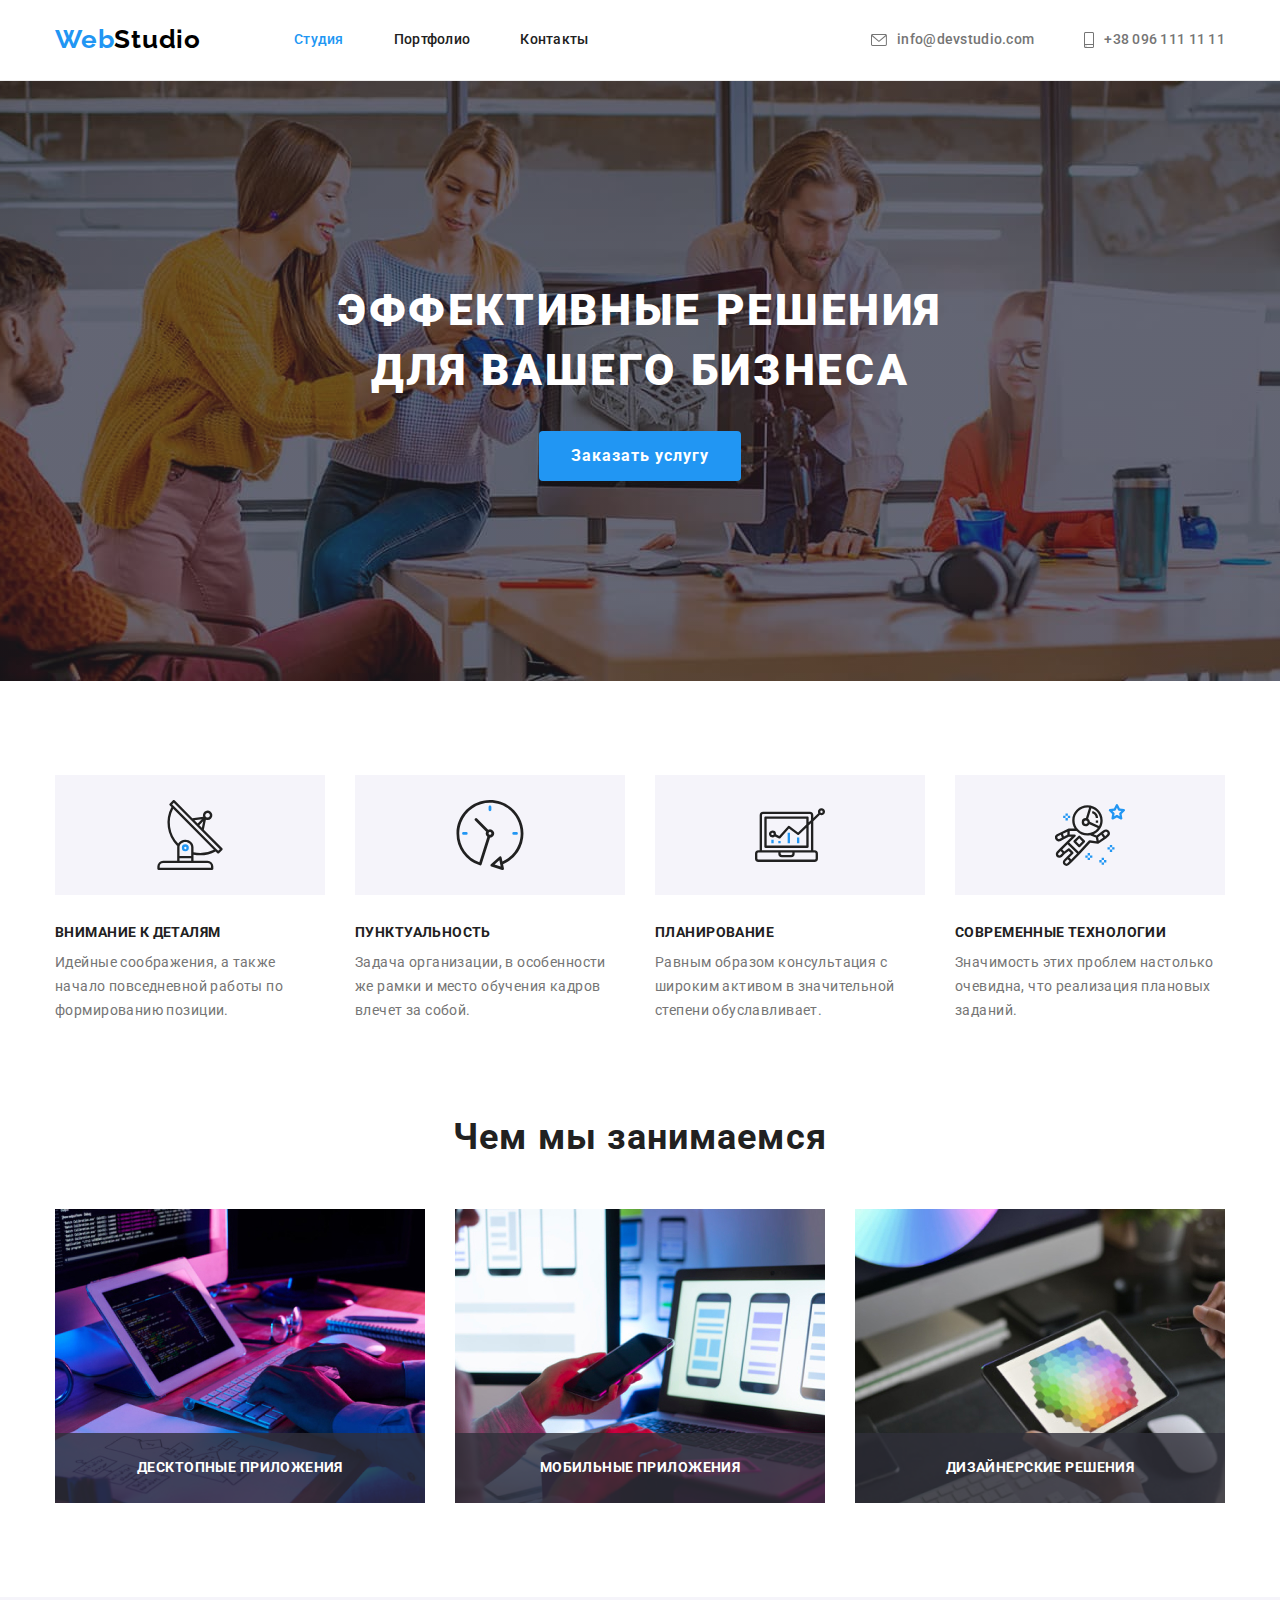
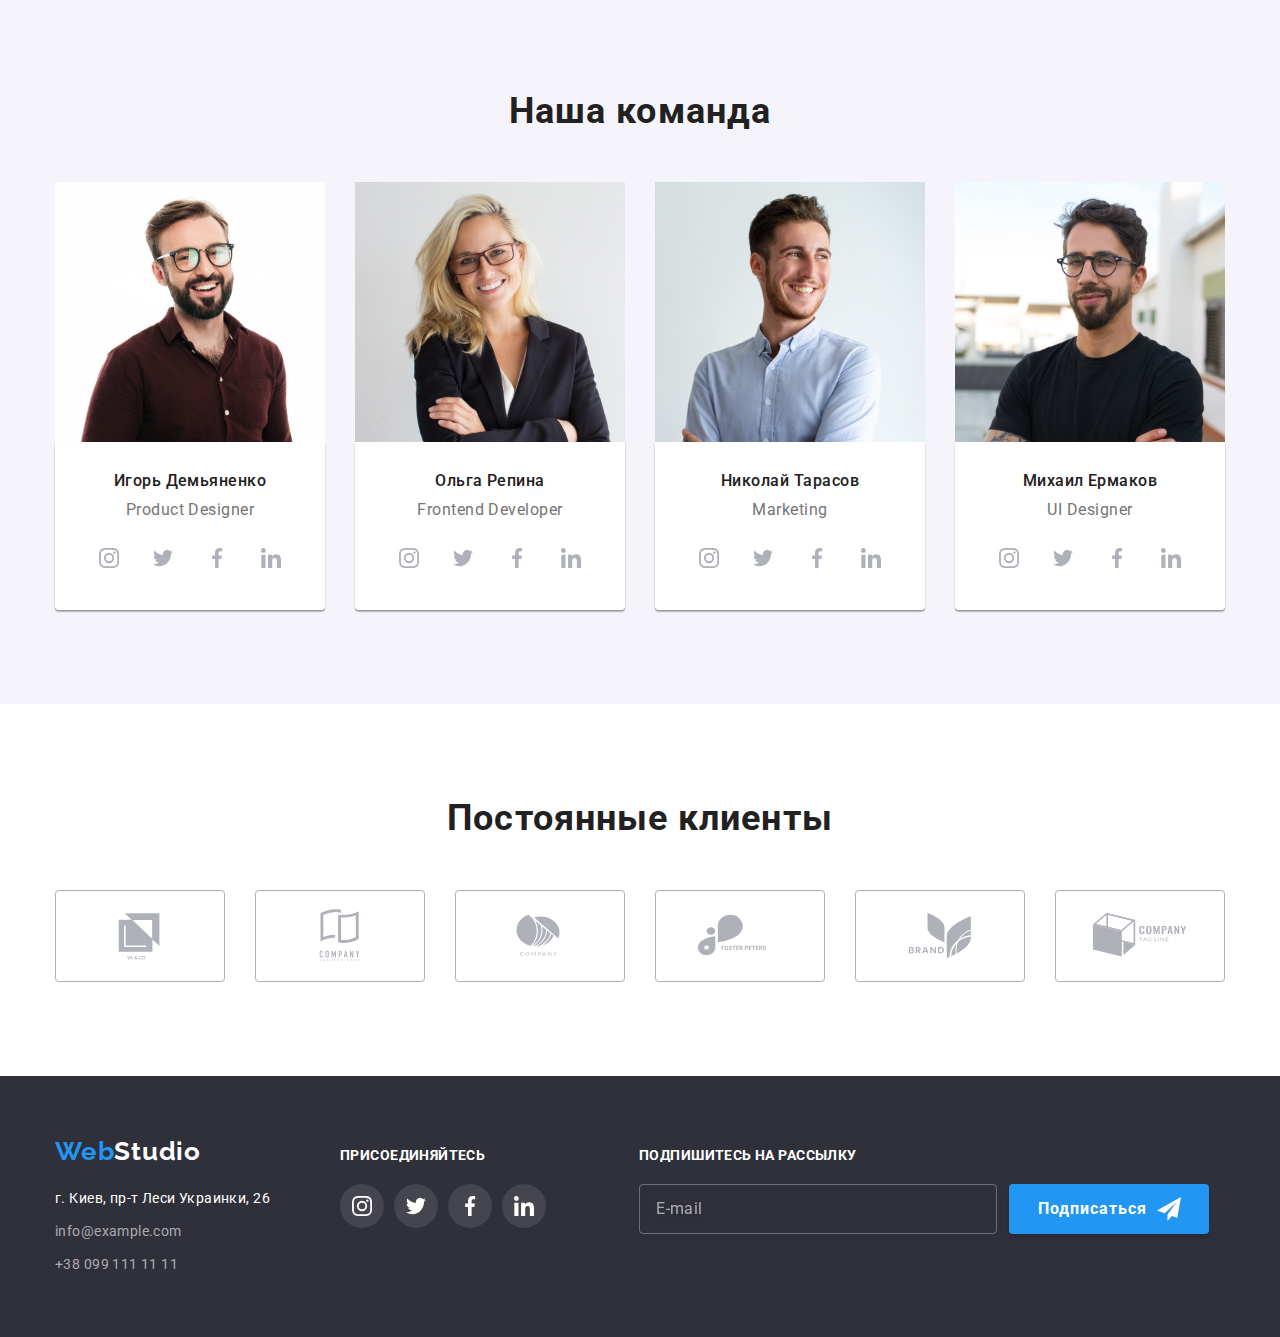
<file: index.html>
<!DOCTYPE html>
<html lang="ru">
<head>
    <meta charset="UTF-8">
    <meta http-equiv="X-UA-Compatible" content="IE=edge">
    <meta name="viewport" content="width=device-width, initial-scale=1.0">
    <title>WebStudio</title>
    <link rel="preconnect" href="https://fonts.googleapis.com">
    <link rel="preconnect" href="https://fonts.gstatic.com" crossorigin>
    <link href="https://fonts.googleapis.com/css2?family=Raleway:wght@700&family=Roboto:wght@400;500;700;900&display=swap"
        rel="stylesheet">
    <link rel="stylesheet" href="https://cdnjs.cloudflare.com/ajax/libs/modern-normalize/1.1.0/modern-normalize.min.css">
    <link rel="stylesheet" href="./css/styles.css">
</head>
<body>
    <header class="header">
        <div class="container header__container">
        <nav class="header__navigation">
            <a class="logo link header__logo" href="./index.html" lang="en">Web<span class="header__span">Studio</span></a>
            <ul class="menu list">
                <li class="menu__item">
                    <a class="link menu__link menu__link--current" href="">Студия</a>
                </li>
                <li class="menu__item">
                    <a class="link menu__link" href="./portfolio.html">Портфолио</a>
                </li>
                <li class="menu__item">
                    <a class="link menu__link" href="">Контакты</a>
                </li>
            </ul>
        </nav>
            <ul class="contact list">
                <li class="contact__menu">
                    <a class="contact__link link" href="mailto:info@devstudio.com">
                        <svg class="contact__icon" width="16px" height="12px">
                            <use href="./images/sprite.svg#icon-envelope"></use>
                        </svg>
                        info@devstudio.com
                    </a>
                </li>
                <li class="contact__menu">
                    <a class="contact__link link" href="tel:0961111111">
                        <svg class="contact__icon" width="10px" height="16px">
                            <use href="./images/sprite.svg#icon-smartphone"></use>
                        </svg>
                        +38 096 111 11 11
                    </a>
                </li>
            </ul>
        </div>
    </header>
<main>
    <section class="hero overlay">
            <h1 class="hero-title">Эффективные решения для вашего бизнеса</h1>
            <button class="modal-btn" type="button" data-modal-open>Заказать услугу</button>
    </section>
    <section class="features">
        <div class="container">
            <ul class="list features__list">
                <li class="features__item">
                    <h3 class="features__title">Внимание к деталям</h3>
                    <p class="description">Идейные соображения, а также начало повседневной работы по формированию позиции.</p>
                </li>
                <li class="features__item">
                    <h3 class="features__title">Пунктуальность</h3>
                    <p class="description">Задача организации, в особенности же рамки и место обучения кадров влечет за собой.</p>
                </li>
                <li class="features__item">
                    <h3 class="features__title">Планирование</h3>
                    <p class="description">Равным образом консультация с широким активом в значительной степени обуславливает.</p>
                </li>
                <li class="features__item">
                    <h3 class="features__title">Современные технологии</h3>
                    <p class="description">Значимость этих проблем настолько очевидна, что реализация плановых заданий.</p>
                </li>
            </ul>
        </div>
    </section>
    <section class="about-gallery">
        <div class="container">
            <h2 class="section-title">Чем мы занимаемся</h2>
            <ul class="list about-gallery-list">
                <li class="about-gallery-item">
                    <div class="wrapper-gallery">
                        <img 
                            class="about-gallery-img" 
                            src="./images/about/about_img_1.jpg" 
                            alt="руки печатают на клавиатуре планшета"
                            width="370" 
                            height="294">
                        <p class="text-gallery">Десктопные приложения</p>
                    </div>
                </li>
                <li class="about-gallery-item">
                    <div class="wrapper-gallery">
                        <img 
                            class="about-gallery-img" 
                            src="./images/about/about_img_2.jpg" 
                            alt="рука держит телефон перед ноутбуком"
                            width="370" 
                            height="294">
                        <p class="text-gallery">Мобильные приложения</p>
                    </div>
                </li>
                <li class="about-gallery-item">
                    <div class="wrapper-gallery">
                        <img 
                            class="about-gallery-img" 
                            src="./images/about/about_img_3.jpg"
                            alt="рука держит телефон с изображением палитры цветов" 
                            width="370"
                            height="294">
                        <p class="text-gallery">Дизайнерские решения</p>
                    </div>
                </li>
            </ul>
        </div>
    </section>
    <section class="employees">
        <div class="container">
        <h2 class="section-title">Наша команда</h2>
        <ul class="list employees-list-menu">
            <li class="employees-list">
                <img 
                    src="./images/employees/igor_demyanenko.jpg" 
                    alt="молодой мужчина в очках с бородой" 
                    width="270" 
                    height="260">
                <div class="employees-container">
                    <h3 class="employees-list-name">Игорь Демьяненко</h3>
                    <p class="employees-list-position" lang="en">Product Designer</p>
                    <ul class="social-networks list">
                        <li class="social-networks-item">
                            <a href="" class="social-network link" aria-label="значок инстаграм">
                                <svg class="icon-network" width="20px" height="20px">
                                    <use href="./images/sprite.svg#icon-instagram-2"></use>
                                </svg>
                            </a>
                        </li>
                        <li class="social-networks-item">
                            <a href="" class="social-network link" aria-label="значок твиттер">
                                <svg class="icon-network" width="20px" height="20px">
                                    <use href="./images/sprite.svg#icon-twitter-1"></use>
                                </svg>
                            </a>
                        </li>
                        <li class="social-networks-item">
                            <a href="" class="social-network link" aria-label="значок фейсбук">
                                <svg class="icon-network" width="20px" height="20px">
                                    <use href="./images/sprite.svg#icon-facebook-1"></use>
                                </svg>
                            </a>
                        </li>
                        <li class="social-networks-item">
                            <a href="" class="social-network link" aria-label="значок линкедин">
                                <svg class="icon-network" width="20px" height="20px">
                                    <use href="./images/sprite.svg#icon-linkedin-1"></use>
                                </svg>
                            </a>
                        </li>
                    </ul>
                </div>
            </li>
            <li class="employees-list">
                <img 
                    src="./images/employees/olga_repina.jpg" 
                    alt="молодая светловолосая женщина в очках" 
                    width="270" 
                    height="260">
                <div class="employees-container">
                    <h3 class="employees-list-name">Ольга Репина</h3>
                    <p class="employees-list-position" lang="en">Frontend Developer</p>
                    <ul class="social-networks list">
                        <li class="social-networks-item">
                            <a href="" class="social-network link" aria-label="значок инстаграм">
                                <svg class="icon-network" width="20px" height="20px">
                                    <use href="./images/sprite.svg#icon-instagram-2"></use>
                                </svg>
                            </a>
                        </li>
                        <li class="social-networks-item">
                            <a href="" class="social-network link" aria-label="значок твиттер">
                                <svg class="icon-network" width="20px" height="20px">
                                    <use href="./images/sprite.svg#icon-twitter-1"></use>
                                </svg>
                            </a>
                        </li>
                        <li class="social-networks-item">
                            <a href="" class="social-network link" aria-label="значок фейсбук">
                                <svg class="icon-network" width="20px" height="20px">
                                    <use href="./images/sprite.svg#icon-facebook-1"></use>
                                </svg>
                            </a>
                        </li>
                        <li class="social-networks-item">
                            <a href="" class="social-network link" aria-label="значок линкедин">
                                <svg class="icon-network" width="20px" height="20px">
                                    <use href="./images/sprite.svg#icon-linkedin-1"></use>
                                </svg>
                            </a>
                        </li>
                    </ul>
                </div>
            </li>
            <li class="employees-list">
                <img 
                    src="./images/employees/nikolai_tarasov.jpg" 
                    alt="улыбающийся молодой мужчина" 
                    width="270" 
                    height="260">
                <div class="employees-container">
                    <h3 class="employees-list-name">Николай Тарасов</h3>
                    <p class="employees-list-position" lang="en">Marketing</p>
                    <ul class="social-networks list">
                        <li class="social-networks-item">
                            <a href="" class="social-network link" aria-label="значок инстаграм">
                                <svg class="icon-network" width="20px" height="20px">
                                    <use href="./images/sprite.svg#icon-instagram-2"></use>
                                </svg>
                            </a>
                        </li>
                        <li class="social-networks-item">
                            <a href="" class="social-network link" aria-label="значок твиттер">
                                <svg class="icon-network" width="20px" height="20px">
                                    <use href="./images/sprite.svg#icon-twitter-1"></use>
                                </svg>
                            </a>
                        </li>
                        <li class="social-networks-item">
                            <a href="" class="social-network link" aria-label="значок фейсбук">
                                <svg class="icon-network" width="20px" height="20px">
                                    <use href="./images/sprite.svg#icon-facebook-1"></use>
                                </svg>
                            </a>
                        </li>
                        <li class="social-networks-item">
                            <a href="" class="social-network link" aria-label="значок линкедин">
                                <svg class="icon-network" width="20px" height="20px">
                                    <use href="./images/sprite.svg#icon-linkedin-1"></use>
                                </svg>
                            </a>
                        </li>
                    </ul>
                </div>
            </li>
            <li class="employees-list">
                <img 
                    src="./images/employees/mikhail_ermakov.jpg" 
                    alt="молодой мужчина в очках с бородой" 
                    width="270" 
                    height="260">
                <div class="employees-container">
                    <h3 class="employees-list-name">Михаил Ермаков</h3>
                    <p class="employees-list-position" lang="en">UI Designer</p>
                    <ul class="social-networks list">
                        <li class="social-networks-item">
                            <a href="" class="social-network link" aria-label="значок инстаграм">
                                <svg class="icon-network" width="20px" height="20px">
                                    <use href="./images/sprite.svg#icon-instagram-2"></use>
                                </svg>
                            </a>
                        </li>
                        <li class="social-networks-item">
                            <a href="" class="social-network link" aria-label="значок твиттер">
                                <svg class="icon-network" width="20px" height="20px">
                                    <use href="./images/sprite.svg#icon-twitter-1"></use>
                                </svg>
                            </a>
                        </li>
                        <li class="social-networks-item">
                            <a href="" class="social-network link" aria-label="значок фейсбук">
                                <svg class="icon-network" width="20px" height="20px">
                                    <use href="./images/sprite.svg#icon-facebook-1"></use>
                                </svg>
                            </a>
                        </li>
                        <li class="social-networks-item">
                            <a href="" class="social-network link" aria-label="значок линкедин">
                                <svg class="icon-network" width="20px" height="20px">
                                    <use href="./images/sprite.svg#icon-linkedin-1"></use>
                                </svg>
                            </a>
                        </li>
                    </ul>
                </div>
            </li>
        </ul>
        </div>
    </section>
    <section class="customers">
        <div class="container">
            <h2 class="customers-title">Постоянные клиенты</h2>
            <ul class="customers-list list">
                <li class="customer-item">
                    <a href="" class="customer-link link">
                        <svg class="icon-customer" width="106px" height="60px">
                            <use href="./images/sprite.svg#icon-Logo-5"></use>
                        </svg>
                    </a>
                </li>
                <li class="customer-item">
                    <a href="" class="customer-link link">
                        <svg class="icon-customer" width="106px" height="60px">
                            <use href="./images/sprite.svg#icon-Logo-4"></use>
                        </svg>
                    </a>
                </li>
                <li class="customer-item">
                    <a href="" class="customer-link link">
                        <svg class="icon-customer" width="106px" height="60px">
                            <use href="./images/sprite.svg#icon-Logo-3"></use>
                        </svg>
                    </a>
                </li>
                <li class="customer-item">
                    <a href="" class="customer-link link">
                        <svg class="icon-customer" width="106px" height="60px">
                            <use href="./images/sprite.svg#icon-Logo-2"></use>
                        </svg>
                    </a>
                </li>
                <li class="customer-item">
                    <a href="" class="customer-link link">
                        <svg class="icon-customer" width="106px" height="60px">
                            <use href="./images/sprite.svg#icon-Logo-1"></use>
                        </svg>
                    </a>
                </li>
                <li class="customer-item">
                    <a href="" class="customer-link link">
                        <svg class="icon-customer" width="106px" height="60px">
                            <use href="./images/sprite.svg#icon-Logo"></use>
                        </svg>
                    </a>
                </li>
            </ul>
        </div>
    </section>
</main>
<footer class="contact-info">
    <div class="container">
        <div class="container-address">
            <a class="logo link" href="./index.html" lang="en">Web<span class="logo-studio-2">Studio</span></a>
            <address class="address">
                <ul class="contact-info-list list">
                    <li class="contact-info-item">
                        <a class="contact-info-address link" href="https://goo.gl/maps/hgt48NNVk1gNiVWn7" target="_blank"
                            rel="noopener noreferrer">г. Киев, пр-т Леси Украинки, 26</a>
                    </li>
                    <li class="contact-info-item">
                        <a class="contact-info-link link" href="mailto:info@example.com">info@example.com</a>
                    </li>
                    <li class="contact-info-item">
                        <a class="contact-info-link link" href="tel:0991111111">+38 099 111 11 11</a>
                    </li>
                </ul>
            </address>
        </div>
        <div class="container-network">
            <p class="text-network">присоединяйтесь</p>
            <ul class="footer-list-network list">
                <li class="footer-item-network">
                    <a href="" class="footer-link-network link">
                        <svg class="icon-network" width="20px" height="20px">
                            <use href="./images/sprite.svg#icon-instagram-2"></use>
                        </svg>
                    </a>
                </li>
                <li class="footer-item-network">
                    <a href="" class="footer-link-network link">
                        <svg class="icon-network" width="20px" height="20px">
                            <use href="./images/sprite.svg#icon-twitter-1"></use>
                        </svg>
                    </a>
                </li>
                <li class="footer-item-network">
                    <a href="" class="footer-link-network link">
                        <svg class="icon-network" width="20px" height="20px">
                            <use href="./images/sprite.svg#icon-facebook-1"></use>
                        </svg>
                    </a>
                </li>
                <li class="footer-item-network">
                    <a href="" class="footer-link-network link">
                        <svg class="icon-network" width="20px" height="20px">
                            <use href="./images/sprite.svg#icon-linkedin-1"></use>
                        </svg>
                    </a>
                </li>
            </ul>
        </div>
        <form class="form-footer">
                <b class="form-footer-title">Подпишитесь на рассылку</b>
                <div class="subscription">
                    <label for="subscription-mail" class="subscription-mail"></label>
                    <input type="email" name="subscription-mail" id="subscription-mail" placeholder="E-mail">
                    <button class="subscription-btn" type="submit">
                        <span class="subscription-btn-txt">Подписаться</span>
                    <svg class="subscription-send" width="24px" height="24px">
                        <use href="./images/icons.svg#icon-send"></use>
                    </svg>
                    </button>
                </div>
        </form>
    </div>
</footer>
<div class="backdrop is-hidden" data-modal>
    <div class="modal">
        <button class="btn-close" type="button" data-modal-close>
            <svg class="icon-btn-close" width="18px" height="18px">
                <use href="./images/sprite.svg#btn-close"></use>
            </svg>
        </button>
        <form class="form">
            <b class="form-title">Оставьте свои данные, мы вам перезвоним</b>
            <div class="form-field">
                <label for="user-name" class="form-label">Имя</label>
                <input type="text" name="user-name" id="user-name" class="form-input">
                <svg class="icon-name" width="18px" height="18px">
                    <use href="./images/icons.svg#icon-person"></use>
                </svg>
            </div>
            <div class="form-field">
                <label for="user-tel" class="form-label">Телефон</label>
                <input type="tel" name="user-tel" id="user-tel" class="form-input">
                <svg class="icon-name" width="18px" height="18px">
                    <use href="./images/icons.svg#icon-phone"></use>
                </svg>
            </div>
            <div class="form-field">
                <label for="user-mail" class="form-label">Почта</label>
                <input type="email" name="user-mail" id="user-mail" class="form-input">
                <svg class="icon-name" width="18px" height="18px">
                    <use href="./images/icons.svg#icon-email"></use>
                </svg>
            </div>
            <div class="form-field comment">
                <label for="user-comment" class="form-label">Комментарий</label>
                <textarea name="comment" id="user-comment" rows="10" placeholder="Введите текст"></textarea>
            </div>
            <div class="form-agreement">
                <label class="label-agreement" for="user-agreement">
                    <input class="checkbox" type="checkbox" name="agreement" id="user-agreement">
                    <span class="icon-agreement"></span>
                    <span class="text-agreement">Соглашаюсь с рассылкой и принимаю
                    <a class="agreement-link" href="">Условия договора</a>
                    </span>
                </label>
            </div>
            <button class="modal-btn-close" type="submit">Отправить</button>
        </form>
    </div>
</div>
<script src="./js/modal.js"></script>
</body>
</html>
</file>
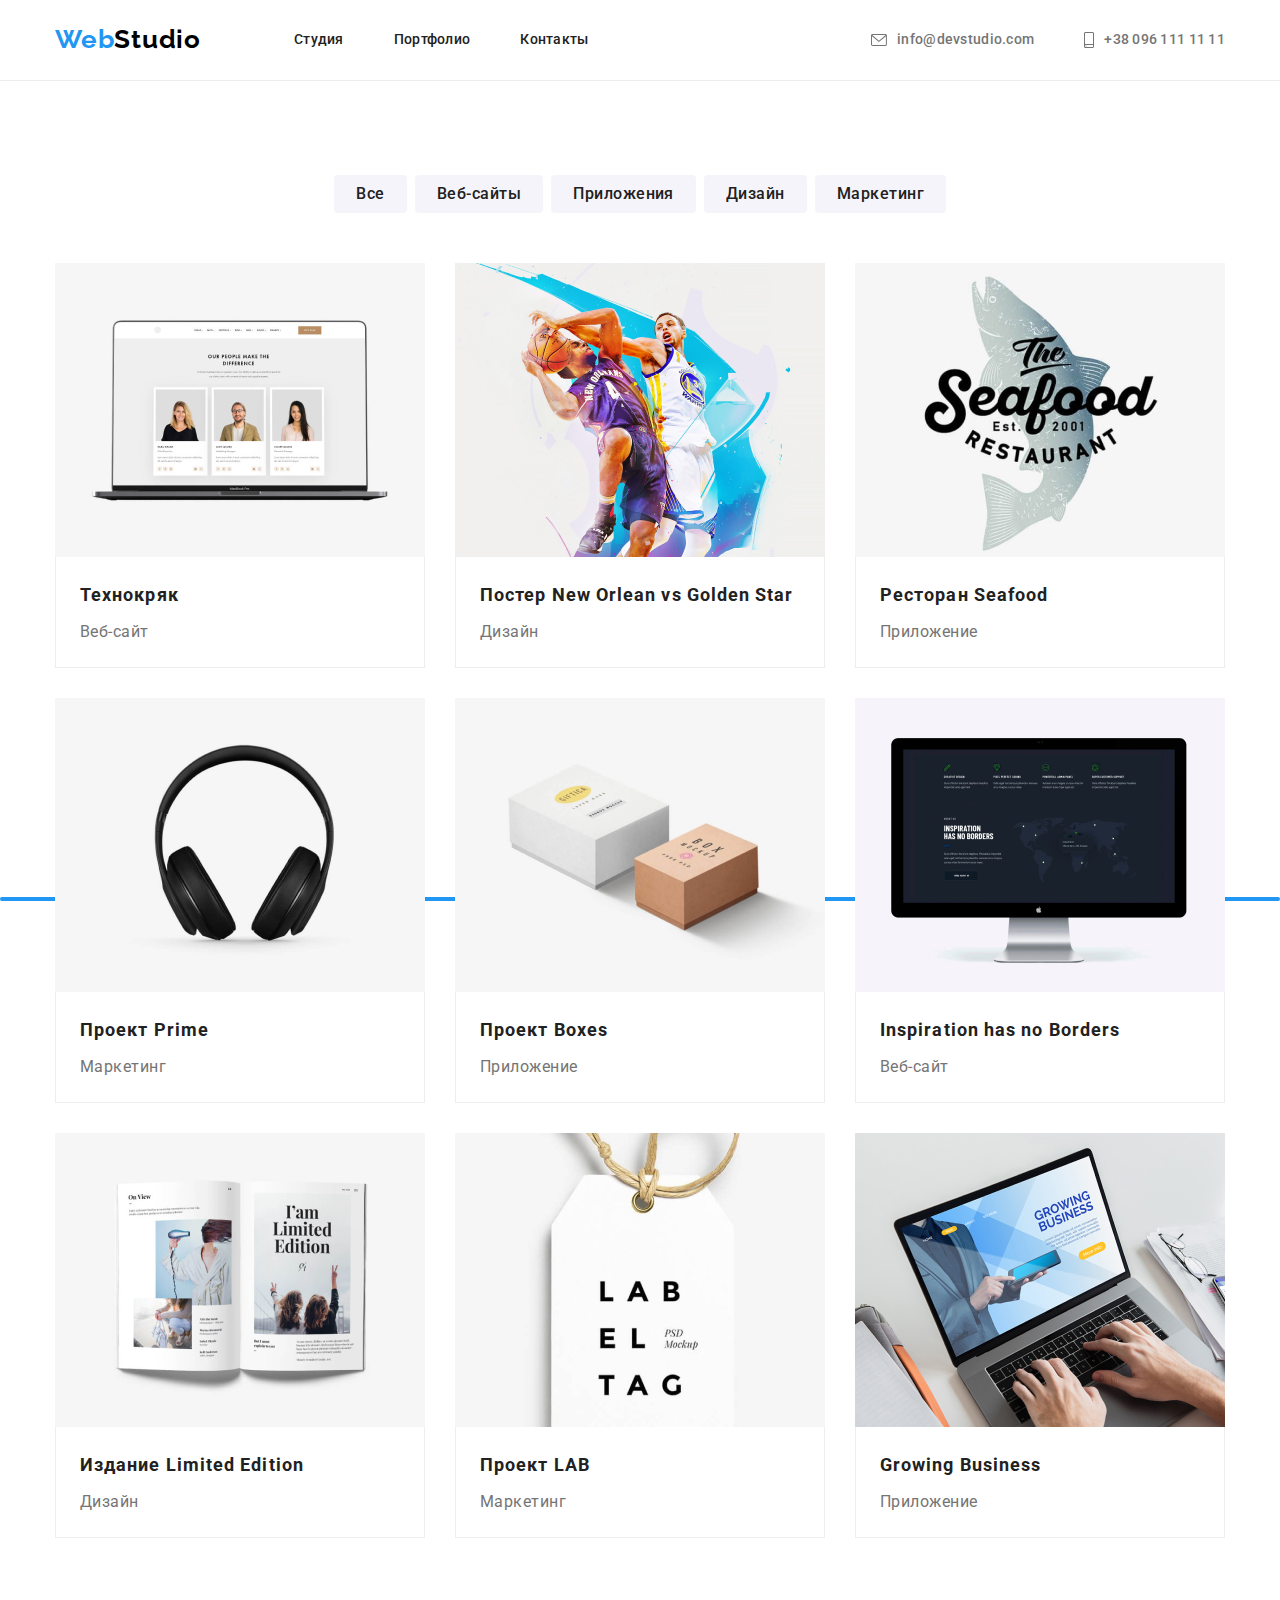
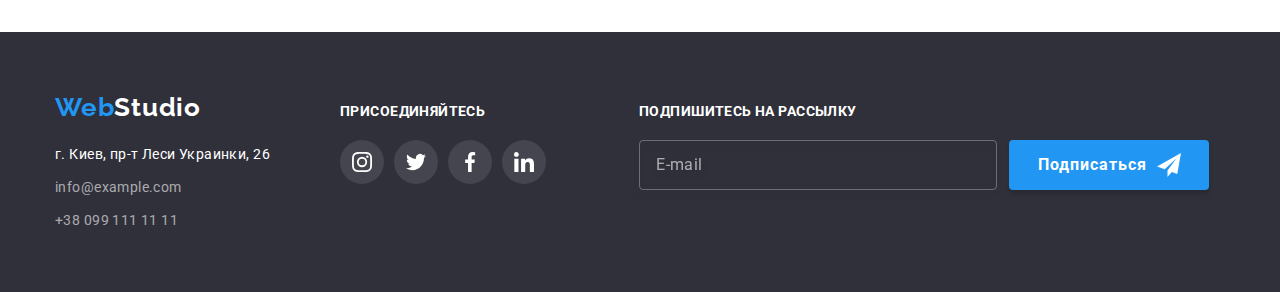
<file: portfolio.html>
<!DOCTYPE html>
<html lang="ru">
<head>
    <meta charset="UTF-8">
    <meta http-equiv="X-UA-Compatible" content="IE=edge">
    <meta name="viewport" content="width=device-width, initial-scale=1.0">
    <title>Портфолио</title>
    <link rel="preconnect" href="https://fonts.googleapis.com">
    <link rel="preconnect" href="https://fonts.gstatic.com" crossorigin>
    <link href="https://fonts.googleapis.com/css2?family=Raleway:wght@700&family=Roboto:wght@400;500;700;900&display=swap"
        rel="stylesheet">
    <link rel="stylesheet" href="https://cdnjs.cloudflare.com/ajax/libs/modern-normalize/1.1.0/modern-normalize.min.css">
    <link rel="stylesheet" href="./css/styles.css">
</head>
<body>
    <header class="header">
        <div class="container header__container">
        <nav class="header__navigation">
            <a class="logo link header__logo" href="./portfolio.html" lang="en">Web<span class="header__span">Studio</span></a>
            <ul class="menu list">
                <li class="menu__item">
                    <a class="link menu__link" href="./index.html">Студия</a>
                </li>
                <li class="menu__item">
                    <a class="link menu__link current" href="">Портфолио</a>
                </li>
                <li class="menu__item">
                    <a class="link menu__link" href="">Контакты</a>
                </li>
            </ul>
        </nav>
            <ul class="contact list">
                <li class="contact__menu">
                    <a class="contact__link link" href="mailto:info@devstudio.com">
                        <svg class="contact__icon" width="16px" height="12px">
                            <use href="./images/sprite.svg#icon-envelope"></use>
                        </svg>
                        info@devstudio.com
                    </a>
                </li>
                <li class="contact__menu">
                    <a class="contact__link link" href="tel:0961111111">
                        <svg class="contact__icon" width="10px" height="16px">
                            <use href="./images/sprite.svg#icon-smartphone"></use>
                        </svg>
                        +38 096 111 11 11</a>
                </li>
            </ul>
        </div>
    </header>
    <main>
        <section class="portfolio-menu">
            <div class="container">
                <ul class="portfolio-list list">
                    <li class="portfolio-list-btn">
                        <button class="portfolio-btn" type="button">Все</button>
                    </li>
                    <li class="portfolio-list-btn">
                        <button class="portfolio-btn" type="button">Веб-сайты</button>
                    </li>
                    <li class="portfolio-list-btn">
                        <button class="portfolio-btn" type="button">Приложения</button>
                    </li>
                    <li class="portfolio-list-btn">
                        <button class="portfolio-btn" type="button">Дизайн</button>
                    </li>
                    <li class="portfolio-list-btn">
                        <button class="portfolio-btn" type="button">Маркетинг</button>
                    </li>
                </ul>
                <ul class="list portfolio-services-list">
                    <li class="portfolio-services">
                        <a class="card link" href="">
                            <div class="wrapper-card">
                                <img src="./images/portfolio/portfolio-img-1.jpg" alt="ноутбук с фотографией людей в нем" width="370" height="294">
                                <p class="text-card">Ресурс предлагает комплексные предложения с разным уровнем функционала и сервисов. Все это позволит посетителю получить исчерпывающие сведения о компании или частном лице.</p>
                            </div>
                            <div class="portfolio-container">
                                <h2 class="portfolio-service-name">Технокряк</h2>
                                <p class="portfolio-service-position">Веб-сайт</p>
                            </div>
                        </a>
                    </li>
                    <li class="portfolio-services">
                        <a class="card link" href="">
                            <div class="wrapper-card">
                                <img src="./images/portfolio/portfolio-img-2.jpg" alt="два баскетболиста в прыжке" width="370" height="294">
                                <p class="text-card">Ресурс предлагает комплексные предложения с разным уровнем функционала и сервисов. Все это позволит
                                    посетителю получить исчерпывающие сведения о компании или частном лице.</p>
                            </div>
                            <div class="portfolio-container">
                                <h2 class="portfolio-service-name">Постер <span lang="en">New Orlean vs Golden Star</span></h2>
                                <p class="portfolio-service-position">Дизайн</p>
                            </div>
                        </a>
                    </li>
                    <li class="portfolio-services">
                        <a class="card link" href="">
                            <div class="wrapper-card">
                                <img src="./images/portfolio/portfolio-img-3.jpg" alt="название ресторана с изображением рыбы на заднем фоне"
                                    width="370" height="294">
                                <p class="text-card">Ресурс предлагает комплексные предложения с разным уровнем функционала и сервисов. Все это позволит посетителю получить исчерпывающие сведения о компании или частном лице.</p>
                            </div>
                            <div class="portfolio-container">
                                <h2 class="portfolio-service-name">Ресторан <span lang="en">Seafood</span></h2>
                                <p class="portfolio-service-position">Приложение</p>
                            </div>   
                        </a>
                    </li>
                    <li class="portfolio-services">
                        <a class="card link" href="">
                            <div class="wrapper-card">
                                <img src="./images/portfolio/portfolio-img-4.jpg" alt="черные беспроводные наушники на голову" width="370" height="294">
                                <p class="text-card">Ресурс предлагает комплексные предложения с разным уровнем функционала и сервисов. Все это позволит
                                    посетителю получить исчерпывающие сведения о компании или частном лице.</p>
                            </div>
                            <div class="portfolio-container">
                                <h2 class="portfolio-service-name">Проект <span lang="en">Prime</span></h2>
                                <p class="portfolio-service-position">Маркетинг</p>
                            </div>
                        </a>
                    </li>
                    <li class="portfolio-services">
                        <a class="card link" href="">
                            <div class="wrapper-card">
                                <img src="./images/portfolio/portfolio-img-5.jpg" alt="две небольшие коробочки белого и пудрового цветов" width="370"
                                    height="294">
                                <p class="text-card">Ресурс предлагает комплексные предложения с разным уровнем функционала и сервисов. Все это позволит
                                    посетителю получить исчерпывающие сведения о компании или частном лице.</p>
                            </div>
                            <div class="portfolio-container">
                                <h2 class="portfolio-service-name">Проект <span lang="en">Boxes</span></h2>
                                <p class="portfolio-service-position">Приложение</p>
                            </div>
                        </a>
                    </li>
                    <li class="portfolio-services">
                        <a class="card link" href="">
                            <div class="wrapper-card">
                                <img src="./images/portfolio/portfolio-img-6.jpg" alt="компьютерный монитор в черной оправе" width="370" height="294">
                                <p class="text-card">Ресурс предлагает комплексные предложения с разным уровнем функционала и сервисов. Все это позволит
                                    посетителю получить исчерпывающие сведения о компании или частном лице.</p>
                            </div>
                            <div class="portfolio-container">
                                <h2 class="portfolio-service-name" lang="en">Inspiration has no Borders</h2>
                                <p class="portfolio-service-position">Веб-сайт</p>
                            </div>
                        </a>
                    </li>
                    <li class="portfolio-services">
                        <a class="card link" href="">
                            <div class="wrapper-card">
                                <img src="./images/portfolio/portfolio-img-7.jpg" alt="развернутый журнал" width="370" height="294">
                                <p class="text-card">Ресурс предлагает комплексные предложения с разным уровнем функционала и сервисов. Все это позволит
                                    посетителю получить исчерпывающие сведения о компании или частном лице.</p>
                            </div>
                            <div class="portfolio-container">
                                <h2 class="portfolio-service-name">Издание <span lang="en">Limited Edition</span></h2>
                                <p class="portfolio-service-position">Дизайн</p>
                            </div>
                        </a>
                    </li>
                    <li class="portfolio-services">
                        <a class="card link" href="">
                            <div class="wrapper-card">
                                <img src="./images/portfolio/portfolio-img-8.jpg" alt="белая бирка из картона с подвесом" width="370" height="294">
                                <p class="text-card">Ресурс предлагает комплексные предложения с разным уровнем функционала и сервисов. Все это позволит
                                    посетителю получить исчерпывающие сведения о компании или частном лице.</p>
                            </div>
                            <div class="portfolio-container">
                                <h2 class="portfolio-service-name">Проект <span lang="en">LAB</span></h2>
                                <p class="portfolio-service-position">Маркетинг</p>
                            </div>
                        </a>
                    </li>
                    <li class="portfolio-services">
                        <a class="card link" href="">
                            <div class="wrapper-card">
                                <img src="./images/portfolio/portfolio-img-9.jpg" alt="руки печатают на клавиатуре ноутбука" width="370" height="294">
                                <p class="text-card">Ресурс предлагает комплексные предложения с разным уровнем функционала и сервисов. Все это позволит
                                    посетителю получить исчерпывающие сведения о компании или частном лице.</p>
                            </div>
                            <div class="portfolio-container">
                                <h2 class="portfolio-service-name" lang="en">Growing Business</h2>
                                <p class="portfolio-service-position">Приложение</p>
                            </div>
                        </a>
                    </li>
                </ul>
            </div>
        </section>
    </main>
    <footer class="contact-info">
        <div class="container">
            <div class="container-address">
                <a class="logo link" href="./index.html" lang="en">Web<span class="logo-studio-2">Studio</span></a>
                <address class="address">
                    <ul class="contact-info-list list">
                        <li class="contact-info-item">
                            <a class="contact-info-address link" href="https://goo.gl/maps/hgt48NNVk1gNiVWn7"
                                target="_blank" rel="noopener noreferrer">г. Киев, пр-т Леси Украинки, 26</a>
                        </li>
                        <li class="contact-info-item">
                            <a class="contact-info-link link" href="mailto:info@example.com">info@example.com</a>
                        </li>
                        <li class="contact-info-item">
                            <a class="contact-info-link link" href="tel:0991111111">+38 099 111 11 11</a>
                        </li>
                    </ul>
                </address>
            </div>
            <div class="container-network">
                <p class="text-network">присоединяйтесь</p>
                <ul class="footer-list-network list">
                    <li class="footer-item-network">
                        <a href="" class="footer-link-network link">
                            <svg class="icon-network" width="20px" height="20px">
                                <use href="./images/sprite.svg#icon-instagram-2"></use>
                            </svg>
                        </a>
                    </li>
                    <li class="footer-item-network">
                        <a href="" class="footer-link-network link">
                            <svg class="icon-network" width="20px" height="20px">
                                <use href="./images/sprite.svg#icon-twitter-1"></use>
                            </svg>
                        </a>
                    </li>
                    <li class="footer-item-network">
                        <a href="" class="footer-link-network link">
                            <svg class="icon-network" width="20px" height="20px">
                                <use href="./images/sprite.svg#icon-facebook-1"></use>
                            </svg>
                        </a>
                    </li>
                    <li class="footer-item-network">
                        <a href="" class="footer-link-network link">
                            <svg class="icon-network" width="20px" height="20px">
                                <use href="./images/sprite.svg#icon-linkedin-1"></use>
                            </svg>
                        </a>
                    </li>
                </ul>
            </div>
            <form class="form-footer">
                <b class="form-footer-title">Подпишитесь на рассылку</b>
                <div class="subscription">
                    <label for="subscription-mail" class="subscription-mail"></label>
                    <input type="email" name="subscription-mail" id="subscription-mail" placeholder="E-mail">
                    <button class="subscription-btn" type="submit">
                        <span class="subscription-btn-txt">Подписаться</span>
                        <svg class="subscription-send" width="24px" height="24px">
                            <use href="./images/icons.svg#icon-send"></use>
                        </svg>
                    </button>
                </div>
            </form>
        </div>
    </footer>
</body>
</html>
</file>
<file: css/styles.css>
body {
    font-family: var(--main-font);
}
p,
h1,
h2,
h3,
h4,
h5,
h6,
ul {
    padding: 0;
    margin: 0;
}
img {
    display: block;
    max-width: 100%;
    height: auto;
}

:root {
    --main-font: 'Roboto', sans-serif;
    --secondary-font: 'Raleway', sans-serif;
    --accent-color: #2196F3;
}
.list {
    list-style: none;
    padding: 0;
    margin: 0;
}
.link {
    text-decoration: none;
}


/* HEADER */


.header {
    border-bottom: 1px solid #ECECEC;
}
.container {
    width: 1200px;
    padding-left: 15px;
    padding-right: 15px;
    margin-left: auto;
    margin-right: auto;
}
.header__container {
    display: flex;
    align-items: center;
}
.header__navigation {
    display: flex;
    align-items: center;
}
.logo {
    font-family: var(--secondary-font);
    font-weight: 700;
    font-size: 26px;
    line-height: 1.19;
    letter-spacing: 0.03em;
    color: var(--accent-color);
}
.header__logo {
    margin-right: 93px;
    padding-top: 24px;
    padding-bottom: 25px;
}
.header__span {
    color: #000000;
}
.menu {
    display: flex;
}
.menu__item {
    margin-right: 50px;
}
.menu__item:last-child {
    margin-right: 0;
}
.menu__link {
    display: block;
    padding-top: 32px;
    padding-bottom: 32px;
    color: #212121;
    font-weight: 500;
    font-size: 14px;
    line-height: 1.14;
    letter-spacing: 0.02em;
    transition-property: color;
    transition-duration: 250ms;
    transition-timing-function: cubic-bezier(0.4, 0, 0.2, 1);  
}
.menu__link:hover,
.menu__link:focus {
    color: var(--accent-color);
}
/* .menu .link.current {
    color: var(--accent-color);
}
.menu__link.current {
    position: relative;
} */
.menu__link--current {
    position: relative;
    color: var(--accent-color);
}
.current::after {
    content: "";
    display: block;
    width: 100%;
    height: 4px;
    background-color: var(--accent-color);
    border-radius: 2px;
    position: absolute;
    bottom: -1px;
    left: 0;
}
.contact {
    display: flex;
    margin-left: auto;
}
.contact__menu + .contact__menu{
    margin-left: 50px;
}
.contact__link {
    display: flex;
    align-items: center;
    padding-top: 32px;
    padding-bottom: 32px;
    font-weight: 500;
    font-size: 14px;
    line-height: 1.14;
    letter-spacing: 0.02em;
    color: #757575;
    transition-property: color;
    transition-duration: 250ms;
    transition-timing-function: cubic-bezier(0.4, 0, 0.2, 1);
}
.contact__link:hover,
.contact__link:focus {
    color: var(--accent-color);
}
.contact__icon {
    margin-right: 10px;
    fill: currentColor;
}


/* HERO */


.hero {
    padding-top: 200px;
    padding-bottom: 200px;
    text-align: center;
    background-color: #2F303A;
}
.overlay {
    max-width: 1600px;
    height: 600px;
    margin-right: auto;
    margin-left: auto;
    background-image: linear-gradient( to right, rgba(47, 48, 58, 0.4), rgba(47, 48, 58, 0.4) ), 
        url(../images/overlay-hero.jpg);
    background-repeat: no-repeat;
    background-position: center;
    background-size: cover;
}
.hero-title {
    margin-top: 0;
    margin-right: auto;
    margin-bottom: 30px;
    margin-left: auto;
    width: 696px;
    text-transform: uppercase;

    color: #FFFFFF;
    font-weight: 900;
    font-size: 44px;
    line-height: 1.36;
    letter-spacing: 0.06em;
}

.modal-btn {
    font-family: inherit;
    font-weight: 700;
    font-size: 16px;
    line-height: 1.87;
    align-items: center;
    letter-spacing: 0.06em;
    background-color: var(--accent-color);
    color: #FFFFFF;
    cursor: pointer;
    border-radius: 4px;
    padding: 10px 32px;
    border: none;
    min-width: 200px;
    min-height: 50px;
    transition-property: background-color;
    transition-duration: 250ms;
    transition-timing-function: cubic-bezier(0.4, 0, 0.2, 1);
}
.modal-btn:hover,
.modal-btn:focus {
    background-color: #188CE8;
}


/* SERVICES*/


.features {
    margin-top: 0;
    padding-top: 94px;
}
.features__list {
    display: flex;
}
.features__item {
    width: 270px;
    margin-right: 30px;
}
.features__item:last-child {
    margin-right: 0;
}
.features__item::before {
    display: block;
    content: "";
    height: 120px;
    background-size: contain;
    background-repeat: no-repeat;
    background-position: center;
    background-color: #F5F4FA;
    background-size: 70px;
}
.features__item:nth-child(1)::before {
    background-image: url(../images/peculiarities/antenna_1.svg);
}
.features__item:nth-child(2)::before {
    background-image: url(../images/peculiarities/clock_1.svg);
}
.features__item:nth-child(3)::before {
    background-image: url(../images/peculiarities/diagram_1.svg);
}
.features__item:nth-child(4)::before {
    background-image: url(../images/peculiarities/astronaut_1.svg);
}
.features__title {
    margin-top: 30px;
    margin-bottom: 10px;
    font-weight: 700;
    font-size: 14px;
    line-height: 1.14;
    letter-spacing: 0.03em;
    text-transform: uppercase;
    color: #212121;
}
.description {
    margin-top: 0;
    font-weight: 400;
    font-size: 14px;
    line-height: 1.71;
    letter-spacing: 0.03em;
    color: #757575;
}


/* ABOUT-GALLERY */


.about-gallery {
    margin-top: 0;
    padding-top: 94px;
    padding-bottom: 94px;
}
.about-gallery-list {
    display: flex;
}
.about-gallery-item {
    margin-right: 30px;

}
.about-gallery-item:last-child {
    margin-right: 0;
}
.wrapper-gallery {
    position: relative;
}
.text-gallery {
    position: absolute;
    font-weight: 700;
    font-size: 14px;
    line-height: 1.14;
    text-align: center;
    letter-spacing: 0.03em;
    text-transform: uppercase;
    color: #FFFFFF;
    display: flex;
    align-items: center;
    justify-content: center;
    bottom: 0;
    left: 0;
    width: 100%;
    height: 70px;
    background-color: rgba(47, 48, 58, 0.8);
}
.section-title {
    margin-top: 0;
    margin-bottom: 50px;
    font-weight: 700;
    font-size: 36px;
    line-height: 1.16;
    text-align: center;
    letter-spacing: 0.03em;
    color: #212121;
}

/* EMPLOYEES */

.employees {
    padding-top: 94px;
    padding-bottom: 94px;
    background-color: #F5F4FA;
}

.employees-list-menu {
    display: flex;
}
.employees-list {
    margin-right: 30px;
}
.employees-list:last-child {
    margin-right: 0;
}
.employees-container {
    padding-top: 30px;
    padding-bottom: 30px;
    background-color: #FFFFFF;
    box-shadow: 0px 1px 3px rgba(0, 0, 0, 0.12), 0px 1px 1px rgba(0, 0, 0, 0.14), 0px 2px 1px rgba(0, 0, 0, 0.2);
    border-radius: 0px 0px 4px 4px;
}
.employees-list-name {
    margin-top: 0;
    margin-bottom: 10px;
    font-weight: 500;
    font-size: 16px;
    line-height: 1.18;
    text-align: center;
    letter-spacing: 0.03em;
    color: #212121;
}
.employees-list-position {
    margin-top: 0;
    margin-bottom: 16px;
    font-weight: 400;
    font-size: 16px;
    line-height: 1.18;
    text-align: center;
    letter-spacing: 0.03em;
    color: #757575;
}
.social-networks {
    display: flex;
    justify-content: center;
}
.social-networks-item {
    width: 44px;
    height: 44px;
    margin-right: 10px;
}
.social-networks-item:last-child {
    margin-right: 0;
}
.social-network {
    width: 100%;
    height: 100%;
    display: flex;
    align-items: center;
    justify-content: center;
    border-radius: 50%;
    fill: #AFB1B8;
    transition-property: background-color, fill;
    transition-duration: 250ms;
    transition-timing-function: cubic-bezier(0.4, 0, 0.2, 1);
}
.social-network:hover,
.social-network:focus {
    background-color: var(--accent-color);
    fill: #FFFFFF;
}

/* CUSTOMERS */
.customers {
    padding-top: 94px;
    padding-bottom: 94px;
}
.customers-title {
    margin-bottom: 50px;
    font-weight: 700;
    font-size: 36px;
    line-height: 1.16;
    text-align: center;
    letter-spacing: 0.03em;
    color: #212121;
}
.customers-list {
    display: flex;
}
.customer-item {
    margin-right: 30px;
}
.customer-item:last-child {
    margin-right: 0;
}
.customer-link {
    display: flex;
    align-items: center;
    justify-content: center;
    width: 170px;
    height: 92px;
    border: 1px solid;
    color: #AFB1B8;
    border-radius: 4px;
    transition-property: color;
    transition-duration: 250ms;
    transition-timing-function: cubic-bezier(0.4, 0, 0.2, 1);
}
.icon-customer {
    fill: currentColor;
}
.customer-link:hover,
.customer-link:focus {
    color: var(--accent-color);
}

/* FOOTER */

.container-address {
    margin-right: 70px;
}
.contact-info {
    padding-top: 60px;
    padding-bottom: 60px;
    background-color: #2F303A;
}
.logo-studio-2 {
    color: #FFFFFF;
}
.address {
    margin-top: 20px;
}
.contact-info-address {
    font-style: normal;
    font-weight: 400;
    font-size: 14px;
    line-height: 1.71;
    letter-spacing: 0.03em;
    color: #FFFFFF;
}
.contact-info-item:not(:last-child) {
    margin-bottom: 9px;
}
.contact-info-link {
    font-style: normal;
    font-weight: 400;
    font-size: 14px;
    line-height: 1.71;
    letter-spacing: 0.03em;
    color: rgba(255, 255, 255, 0.6);
}
.contact-info .container {
    display: flex;
    align-items: baseline;
}
.container-network {
    margin-right: 93px;
}
.text-network {
    font-weight: 700;
    font-size: 14px;
    line-height: 1.14;
    letter-spacing: 0.03em;
    text-transform: uppercase;
    color: #FFFFFF;
    margin-bottom: 20px;
}
.footer-list-network {
    display: flex;
    justify-content: center;
}
.footer-item-network {
    width: 44px;
    height: 44px;
    display: flex;
    align-items: center;
    justify-content: center;
    margin-right: 10px;
}
.footer-item-network:last-child {
    margin-right: 0;
}
.footer-link-network {
    width: 100%;
    height: 100%;
    display: flex;
    align-items: center;
    justify-content: center;
    border-radius: 50%;
    fill: #FFFFFF;
    background-color: rgba(255, 255, 255, 0.1);
    transition-property: background-color;
    transition-duration: 250ms;
    transition-timing-function: cubic-bezier(0.4, 0, 0.2, 1);
}
.footer-link-network:hover,
.footer-link-network:focus {
    background-color: var(--accent-color);
}
.form-footer-title {
    font-weight: 700;
    font-size: 14px;
    line-height: 1.14;
    letter-spacing: 0.03em;
    text-transform: uppercase;
    color: #FFFFFF;
    margin-bottom: 20px;
    display: block;
}
.subscription {
    display: flex;
}
.subscription input {
    display: flex;
    align-items: center;
    width: 358px;
    height: 50px;
    padding: 15px 16px;
    border: 1px solid rgba(255, 255, 255, 0.3);
    filter: drop-shadow(0px 4px 4px rgba(0, 0, 0, 0.15));
    border-radius: 4px;
    margin-right: 12px;
    background-color: inherit;
    cursor: pointer;
    outline: none;
}
.subscription input:focus {
    border-color: rgba(255, 255, 255, 0.3);
    color: #FFFFFF;
}
.subscription input::placeholder {
    font-weight: 400;
    font-size: 16px;
    line-height: 1.25;
    letter-spacing: 0.03em;
    color: rgba(255, 255, 255, 0.6);
}
.subscription-btn {
    font-weight: 700;
    font-size: 16px;
    line-height: 1.87;
    display: flex;
    align-items: center;
    text-align: center;
    margin: 0 auto;
    letter-spacing: 0.06em;
    background-color: var(--accent-color);
    color: #FFFFFF;
    cursor: pointer;
    border-radius: 4px;
    padding: 10px 28px 10px 29px;
    border: none;
    min-width: 200px;
    min-height: 50px;
    box-shadow: 0px 4px 4px rgba(0, 0, 0, 0.15);
    transition-property: background-color;
    transition-duration: 250ms;
    transition-timing-function: cubic-bezier(0.4, 0, 0.2, 1);
}
.subscription-btn:hover,
.subscription-btn:focus {
    background-color: #188CE8;
}
.subscription-btn-txt {
    margin-right: 10px;
}


/* PORTFOLIO */


.portfolio-menu {
    padding-top: 94px;
    padding-bottom: 94px;
}

.portfolio-list {
    margin-bottom: 50px;
    display: flex;
    justify-content: center;
}
.portfolio-list-btn {
    margin-right: 8px;
}
.portfolio-list-btn:last-child {
    margin-right: 0;
}
.portfolio-btn {
    display: inline-block;
    font-family: inherit;
    font-weight: 500;
    font-size: 16px;
    line-height: 1.62;
    text-align: center;
    letter-spacing: 0.03em;
    color: #212121;
    background-color: #F5F4FA;
    cursor: pointer;
    border-radius: 4px;
    padding: 6px 22px;
    border: none;
    min-width: 73px;
    min-height: 38px;
    transition-property: color, background-color, box-shadow;
    transition-duration: 250ms;
    transition-timing-function: cubic-bezier(0.4, 0, 0.2, 1);
}
.portfolio-btn:hover,
.portfolio-btn:focus {
    color: #FFFFFF;
    background-color: #2196F3;
    box-shadow: 0px 3px 1px rgba(0, 0, 0, 0.1), 0px 1px 2px rgba(0, 0, 0, 0.08), 0px 2px 2px rgba(0, 0, 0, 0.12);
}
.portfolio-services-list {
    display: flex;
    flex-wrap: wrap;
}
.portfolio-services {
    width: 370px;
    margin-right: 30px;
    margin-bottom: 30px;
}
.card {
    transition-property: box-shadow;
    transition-duration: 250ms;
    transition-timing-function: cubic-bezier(0.4, 0, 0.2, 1);
}
.card:hover,
.card:focus {
    display: block;
    box-shadow: 0px 1px 1px rgba(0, 0, 0, 0.12), 0px 4px 4px rgba(0, 0, 0, 0.06), 1px 4px 6px rgba(0, 0, 0, 0.16);
}
.wrapper-card {
    position: relative;
    overflow: hidden;
}
.text-card {
    position: absolute;
    font-weight: 400;
    font-size: 18px;
    line-height: 1.55;
    letter-spacing: 0.03em;
    color: #FFFFFF;
    display: flex;
    align-items: center;
    justify-content: center;
    width: 100%;
    height: 100%;
    padding: 63px 24px;
    background-color: rgba(33, 150, 243, 0.9);
    opacity: 0;
    transition-property: opacity, transform;
    transition-duration: 250ms;
    transition-timing-function: cubic-bezier(0.4, 0, 0.2, 1);
}
.card:hover .text-card,
.card:focus .text-card {
    opacity: 1;
    transform: translateY(-100%);
}
.portfolio-services:nth-child(3n) {
    margin-right: 0;
}
.portfolio-services:nth-last-child(-n + 3) {
    margin-bottom: 0;
}
.portfolio-container {
    padding: 20px 24px;
    border-right: 1px solid #EEEEEE;
    border-bottom: 1px solid #EEEEEE;
    border-left: 1px solid #EEEEEE;
}
.portfolio-service-name {
    margin-top: 0;
    margin-bottom: 4px;
    font-weight: 700;
    font-size: 18px;
    line-height: 2;
    letter-spacing: 0.06em;
    color: #212121;
}
.portfolio-service-position {
    margin-top: 0;
    margin-bottom: 0;
    font-weight: 400;
    font-size: 16px;
    line-height: 1.87;
    letter-spacing: 0.03em;
    color: #757575;
}


/*MODAL*/


.backdrop {
    position: fixed;
    top: 0;
    left: 0;
    width: 100%;
    height: 100%;
    background-color: rgba(0, 0, 0, 0.2);
    opacity: 1;
    transition-property: opacity, visibility;
    transition-duration: 250ms;
    transition-timing-function: cubic-bezier(0.4, 0, 0.2, 1);
}
.backdrop.is-hidden {
    opacity: 0;
    pointer-events: none;
    visibility: hidden;
}
.backdrop.is-hidden .modal {
    transform: translate(-50%, -50%) scale(0.9);
}
.modal {
    position: absolute;
    top: 50%;
    left: 50%;
    min-width: 528px;
    min-height: 581px;
    background-color: #fff;
    transform: translate(-50%, -50%) scale(1);
    transition: transform 250ms cubic-bezier(0.4, 0, 0.2, 1);
}
.btn-close {
    position: absolute;
    top: 8px;
    right: 8px;
    display: flex;
    justify-content: center;
    align-items: center;
    width: 30px;
    height: 30px;
    border: 1px solid rgba(0, 0, 0, 0.1);
    border-radius: 50%;
    background-color: #fff;
    cursor: pointer;
    transition-property: fill;
    transition-duration: 250ms;
    transition-timing-function: cubic-bezier(0.4, 0, 0.2, 1);
}
.btn-close:hover,
.btn-close:focus {
    fill: var(--accent-color);
}
textarea {
    resize: none;
}
.form {
    margin-left: auto;
    margin-right: auto;
    padding: 40px;
}
.form-title {
    font-weight: 700;
    font-size: 20px;
    line-height: 1.15;
    text-align: center;
    letter-spacing: 0.03em;
    display: block;
    margin-bottom: 12px;
    color: #212121;
}
.form-field {
    position: relative;
    display: flex;
    flex-direction: column;
    margin-bottom: 10px;
}
.form-field label {
    margin-bottom: 4px;
}
.form-field input {
    margin: 0;
    padding-left: 42px;
    width: 448px;
    height: 40px;
    border: 1px solid rgba(33, 33, 33, 0.2);
    border-radius: 4px;
    outline: none;
    transition-property: border-color;
    transition-duration: 250ms;
    transition-timing-function: cubic-bezier(0.4, 0, 0.2, 1);
}
.form-field textarea::placeholder {
    font-weight: 400;
    font-size: 12px;
    line-height: 1.16;
    letter-spacing: 0.01em;
    color: rgba(117, 117, 117, 0.5);
}
.form-field textarea {
    margin: 0;
    padding: 12px 16px;
    width: 448px;
    height: 120px;
    border: 1px solid rgba(33, 33, 33, 0.2);
    border-radius: 4px;
    outline: none;
}
.form-field textarea:focus {
    border-color: var(--accent-color);
}
.form-label {
    font-weight: 400;
    font-size: 12px;
    line-height: 1.16;
    letter-spacing: 0.01em;
    color: #757575;
}
.icon-name {
    position: absolute;
    top: 0;
    left: 12px;
    transform: translateY(28px);
    transition-property: fill;
    transition-duration: 250ms;
    transition-timing-function: cubic-bezier(0.4, 0, 0.2, 1);
}
.form-field input:focus {
    border-color: var(--accent-color);
}
.form-field input:focus ~ .icon-name {
    fill: var(--accent-color);
}
.comment {
    margin-bottom: 20px;
}
.form-agreement {
    display: flex;
    align-items: center;
    justify-content: center;
    margin-bottom: 30px;
}
.label-agreement {
    display: flex;
    align-items: center;
}
.checkbox {
    position: absolute;
    width: 1px;
    height: 1px;
    margin: -1px;
    border: 0;
    padding: 0;
    clip: rect(0 0 0 0);
    overflow: hidden;
}
.icon-agreement {
    display: block;
    width: 16px;
    height: 15px;
    border: 2px solid rgba(33, 33, 33, 1);
    border-radius: 2px;
    margin-right: 8px;
    transition-property: background-color, border-color;
    transition-duration: 250ms;
    transition-timing-function: cubic-bezier(0.4, 0, 0.2, 1);
}
.checkbox:checked + .icon-agreement {
    background-color: var(--accent-color);
    border-color: var(--accent-color);
    background-image: url(../images/icon-check.svg);
    background-repeat: no-repeat;
}
.text-agreement {
    font-weight: 400;
    font-size: 14px;
    line-height: 1.71;
    letter-spacing: 0.03em;
    color: #757575;
}
.agreement-link {
    text-decoration-line: underline;
    color: var(--accent-color);
}
.modal-btn-close {
    font-weight: 700;
    font-size: 16px;
    line-height: 1.87;
    display: flex;
    align-items: center;
    text-align: center;
    margin: 0 auto;
    letter-spacing: 0.06em;
    background-color: var(--accent-color);
    color: #FFFFFF;
    cursor: pointer;
    border-radius: 4px;
    padding: 10px 55px 10px 56px;
    border: none;
    min-width: 200px;
    min-height: 50px;
    transition-property: background-color;
    transition-duration: 250ms;
    transition-timing-function: cubic-bezier(0.4, 0, 0.2, 1);
}
.modal-btn-close:hover,
.modal-btn-close:focus {
    background-color: #188CE8;
}
</file>
